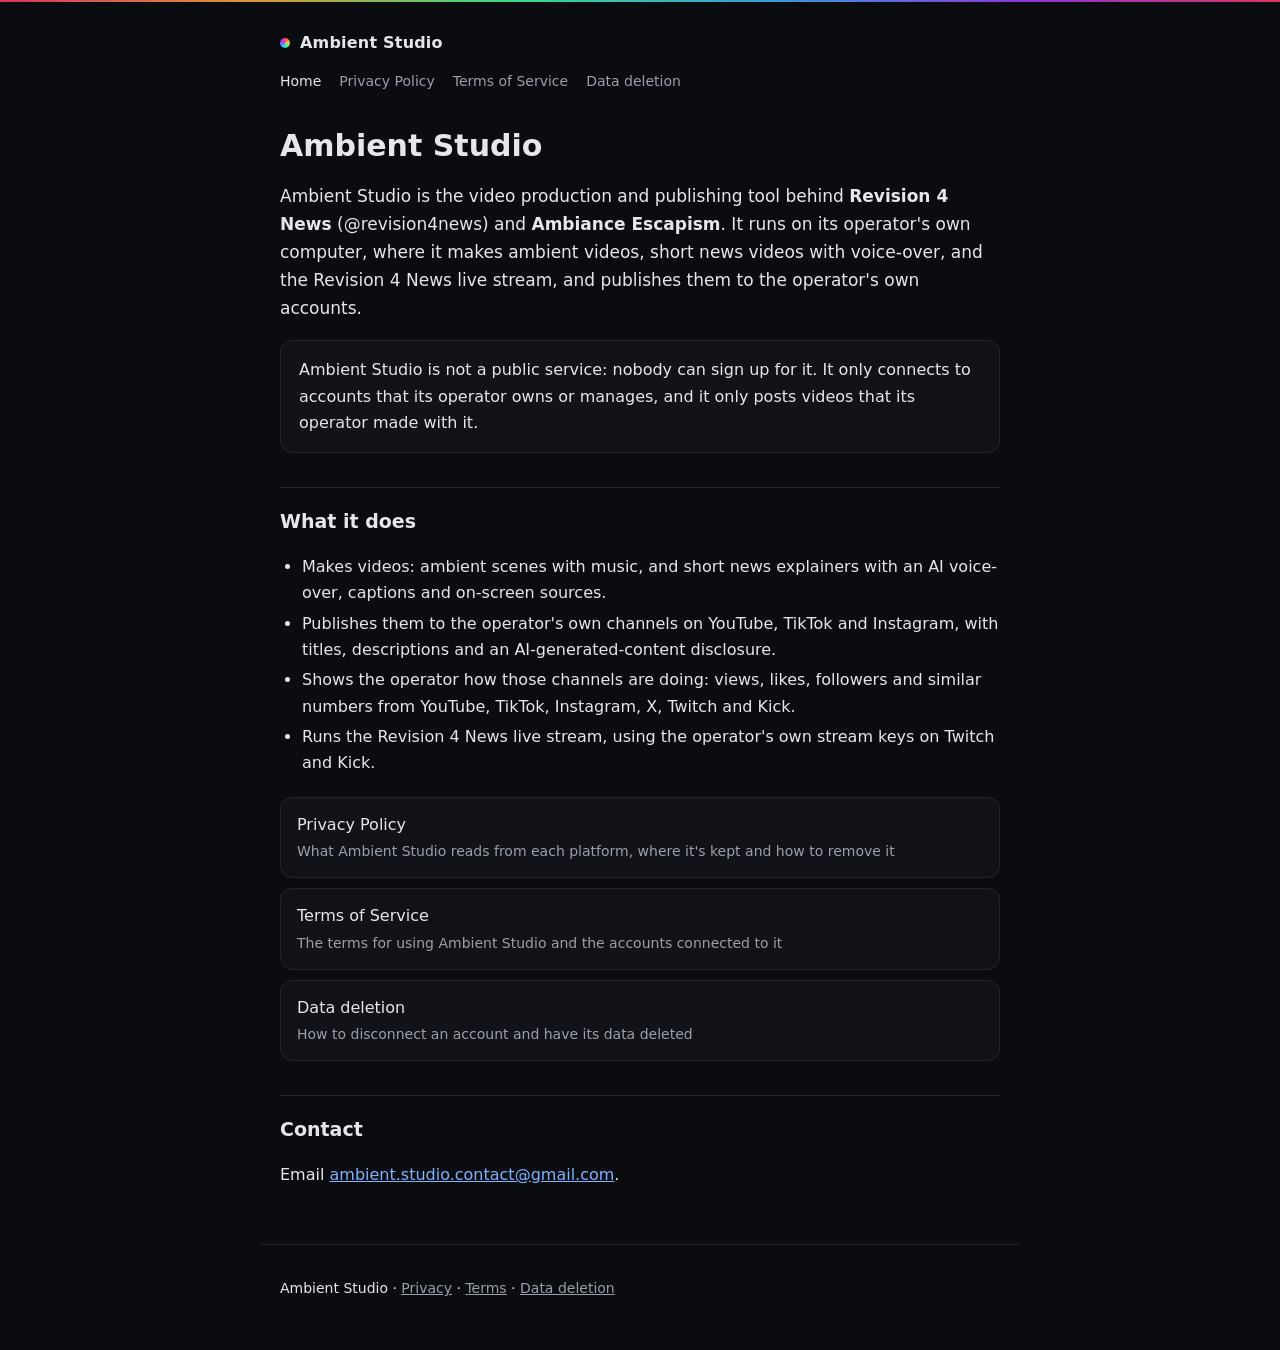
<file: index.html>
<!DOCTYPE html>
<html lang="en">
<head>
  <meta charset="utf-8">
  <meta name="viewport" content="width=device-width, initial-scale=1">
  <title>Ambient Studio</title>
  <meta name="description" content="Ambient Studio is the video production and publishing tool behind Revision 4 News and Ambiance Escapism.">
  <link rel="stylesheet" href="style.css">
</head>
<body>
  <header>
    <a class="brand" href="./"><span class="dot"></span> Ambient Studio</a>
    <nav>
      <a href="./" aria-current="page">Home</a>
      <a href="privacy.html">Privacy Policy</a>
      <a href="terms.html">Terms of Service</a>
      <a href="data-deletion.html">Data deletion</a>
    </nav>
  </header>

  <main>
    <h1>Ambient Studio</h1>
    <p class="lead">Ambient Studio is the video production and publishing tool behind <strong>Revision 4 News</strong> (@revision4news) and <strong>Ambiance Escapism</strong>. It runs on its operator's own computer, where it makes ambient videos, short news videos with voice-over, and the Revision 4 News live stream, and publishes them to the operator's own accounts.</p>

    <div class="card">
      <p>Ambient Studio is not a public service: nobody can sign up for it. It only connects to accounts that its operator owns or manages, and it only posts videos that its operator made with it.</p>
    </div>

    <h2>What it does</h2>
    <ul>
      <li>Makes videos: ambient scenes with music, and short news explainers with an AI voice-over, captions and on-screen sources.</li>
      <li>Publishes them to the operator's own channels on YouTube, TikTok and Instagram, with titles, descriptions and an AI-generated-content disclosure.</li>
      <li>Shows the operator how those channels are doing: views, likes, followers and similar numbers from YouTube, TikTok, Instagram, X, Twitch and Kick.</li>
      <li>Runs the Revision 4 News live stream, using the operator's own stream keys on Twitch and Kick.</li>
    </ul>

    <div class="links">
      <a href="privacy.html">Privacy Policy<span>What Ambient Studio reads from each platform, where it's kept and how to remove it</span></a>
      <a href="terms.html">Terms of Service<span>The terms for using Ambient Studio and the accounts connected to it</span></a>
      <a href="data-deletion.html">Data deletion<span>How to disconnect an account and have its data deleted</span></a>
    </div>

    <h2>Contact</h2>
    <p>Email <a href="mailto:ambient.studio.contact@gmail.com">ambient.studio.contact@gmail.com</a>.</p>
  </main>

  <footer>
    <p>Ambient Studio · <a href="privacy.html">Privacy</a> · <a href="terms.html">Terms</a> · <a href="data-deletion.html">Data deletion</a></p>
  </footer>
</body>
</html>
</file>
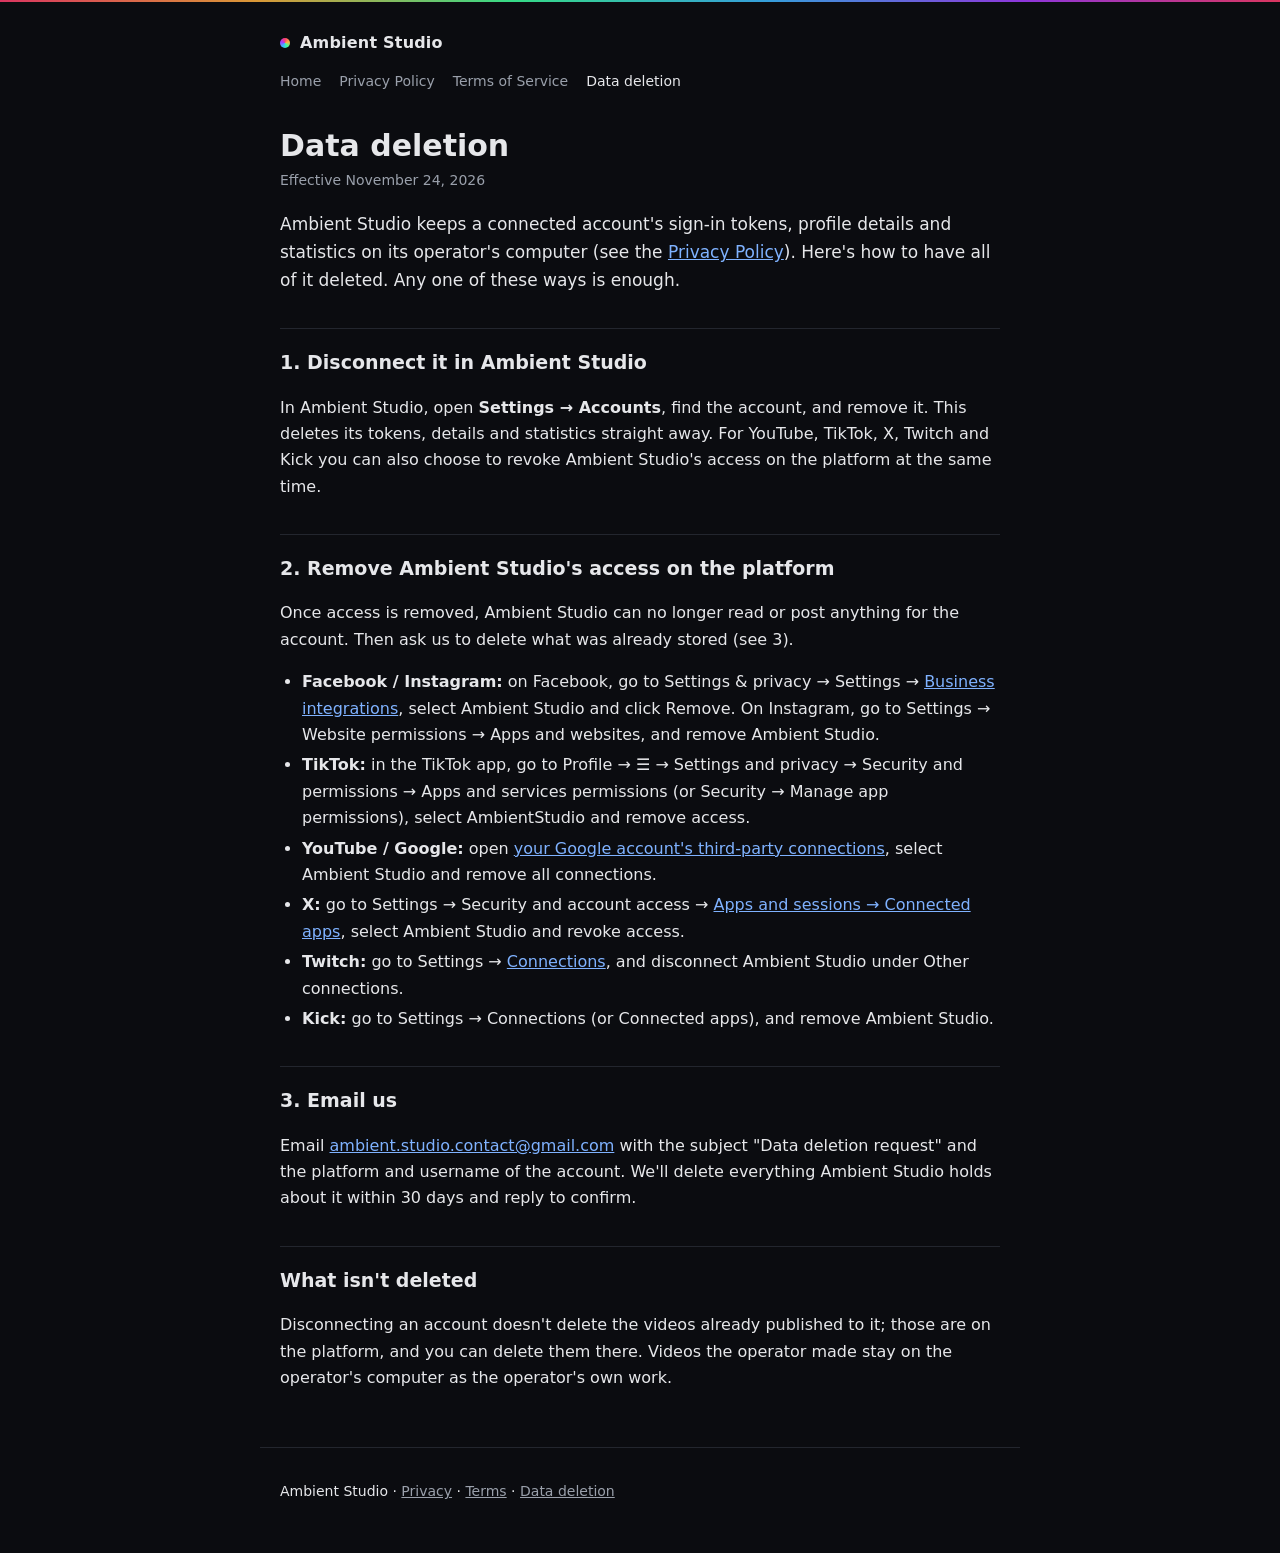
<file: data-deletion.html>
<!DOCTYPE html>
<html lang="en">
<head>
  <meta charset="utf-8">
  <meta name="viewport" content="width=device-width, initial-scale=1">
  <title>Data deletion · Ambient Studio</title>
  <meta name="description" content="How to disconnect an account from Ambient Studio and have its data deleted.">
  <link rel="stylesheet" href="style.css">
</head>
<body>
  <header>
    <a class="brand" href="./"><span class="dot"></span> Ambient Studio</a>
    <nav>
      <a href="./">Home</a>
      <a href="privacy.html">Privacy Policy</a>
      <a href="terms.html">Terms of Service</a>
      <a href="data-deletion.html" aria-current="page">Data deletion</a>
    </nav>
  </header>

  <main>
    <h1>Data deletion</h1>
    <p class="meta">Effective November 24, 2026</p>

    <p class="lead">Ambient Studio keeps a connected account's sign-in tokens, profile details and statistics on its operator's computer (see the <a href="privacy.html">Privacy Policy</a>). Here's how to have all of it deleted. Any one of these ways is enough.</p>

    <h2>1. Disconnect it in Ambient Studio</h2>
    <p>In Ambient Studio, open <strong>Settings → Accounts</strong>, find the account, and remove it. This deletes its tokens, details and statistics straight away. For YouTube, TikTok, X, Twitch and Kick you can also choose to revoke Ambient Studio's access on the platform at the same time.</p>

    <h2>2. Remove Ambient Studio's access on the platform</h2>
    <p>Once access is removed, Ambient Studio can no longer read or post anything for the account. Then ask us to delete what was already stored (see 3).</p>
    <ul>
      <li><strong>Facebook / Instagram:</strong> on Facebook, go to Settings &amp; privacy → Settings → <a href="https://www.facebook.com/settings?tab=business_tools">Business integrations</a>, select Ambient Studio and click Remove. On Instagram, go to Settings → Website permissions → Apps and websites, and remove Ambient Studio.</li>
      <li><strong>TikTok:</strong> in the TikTok app, go to Profile → ☰ → Settings and privacy → Security and permissions → Apps and services permissions (or Security → Manage app permissions), select AmbientStudio and remove access.</li>
      <li><strong>YouTube / Google:</strong> open <a href="https://myaccount.google.com/connections">your Google account's third-party connections</a>, select Ambient Studio and remove all connections.</li>
      <li><strong>X:</strong> go to Settings → Security and account access → <a href="https://x.com/settings/connected_apps">Apps and sessions → Connected apps</a>, select Ambient Studio and revoke access.</li>
      <li><strong>Twitch:</strong> go to Settings → <a href="https://www.twitch.tv/settings/connections">Connections</a>, and disconnect Ambient Studio under Other connections.</li>
      <li><strong>Kick:</strong> go to Settings → Connections (or Connected apps), and remove Ambient Studio.</li>
    </ul>

    <h2>3. Email us</h2>
    <p>Email <a href="mailto:ambient.studio.contact@gmail.com?subject=Data%20deletion%20request">ambient.studio.contact@gmail.com</a> with the subject "Data deletion request" and the platform and username of the account. We'll delete everything Ambient Studio holds about it within 30 days and reply to confirm.</p>

    <h2>What isn't deleted</h2>
    <p>Disconnecting an account doesn't delete the videos already published to it; those are on the platform, and you can delete them there. Videos the operator made stay on the operator's computer as the operator's own work.</p>
  </main>

  <footer>
    <p>Ambient Studio · <a href="privacy.html">Privacy</a> · <a href="terms.html">Terms</a> · <a href="data-deletion.html">Data deletion</a></p>
  </footer>
</body>
</html>
</file>
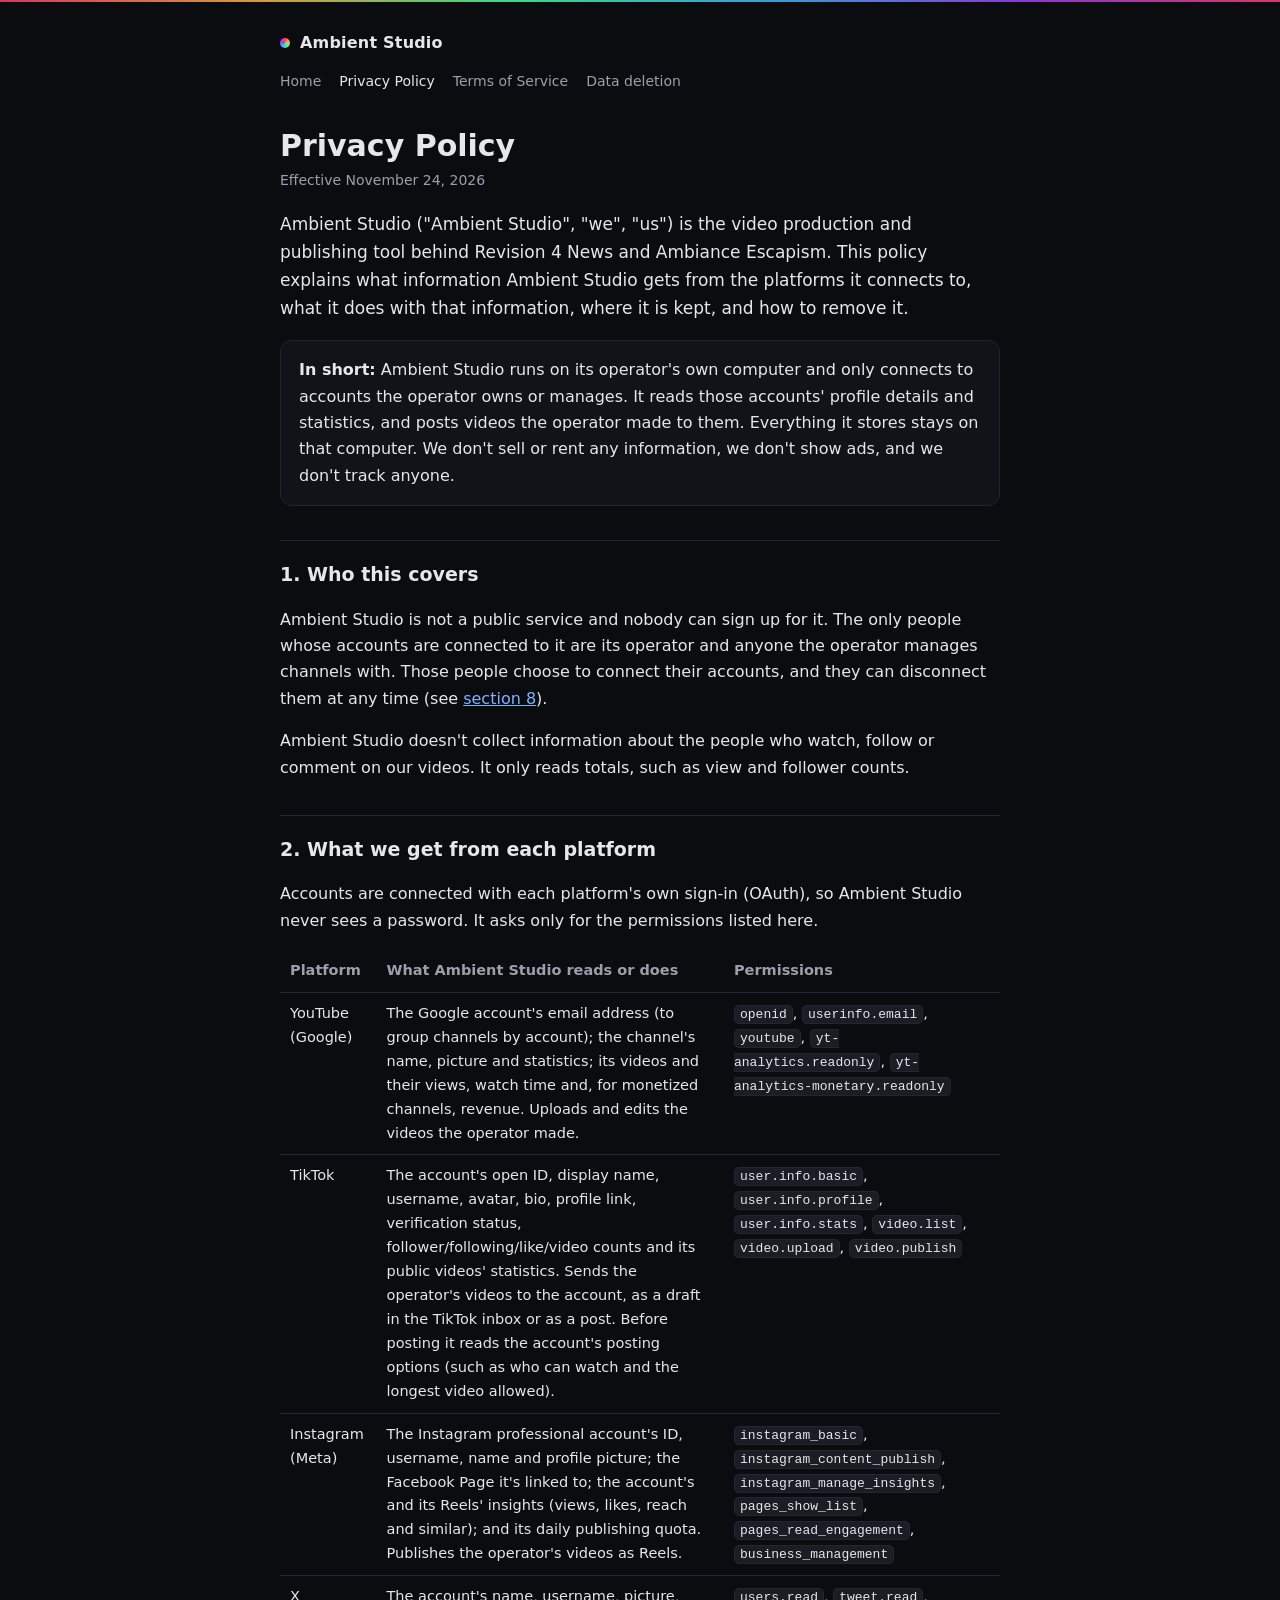
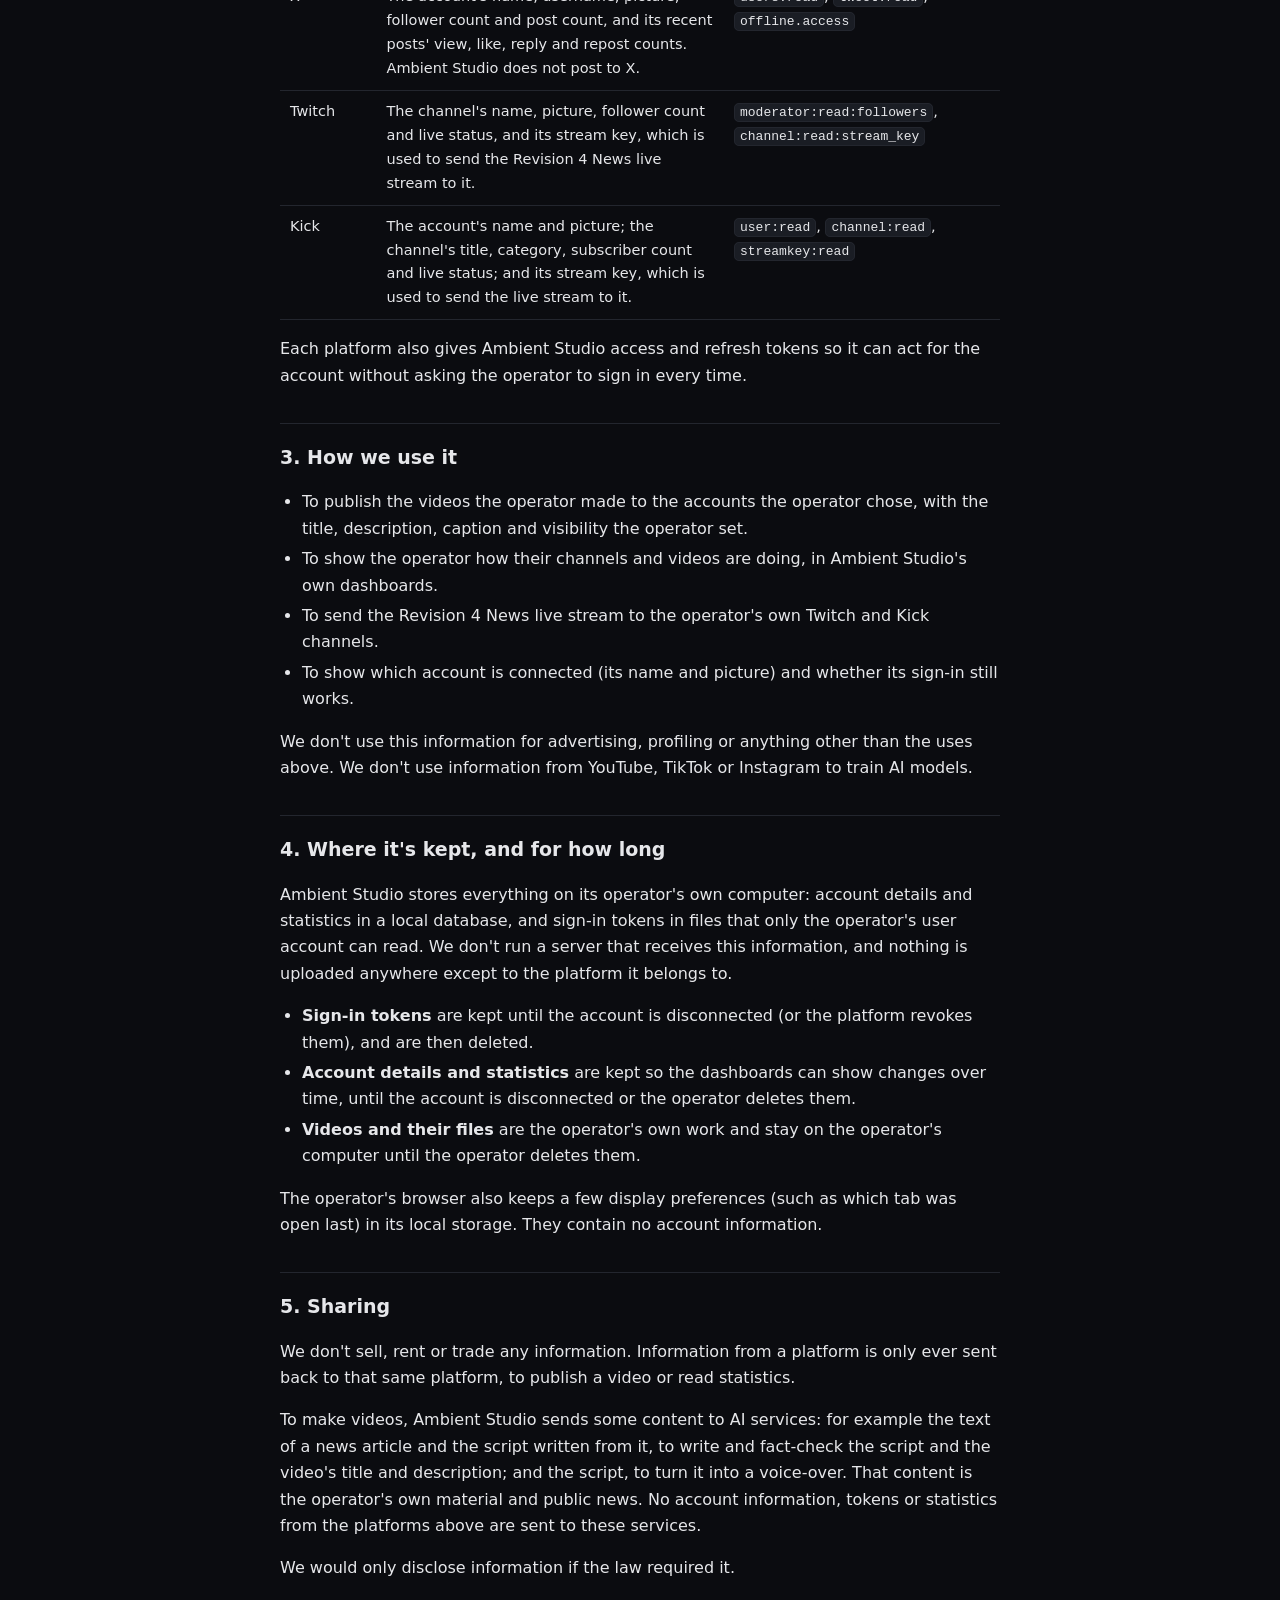
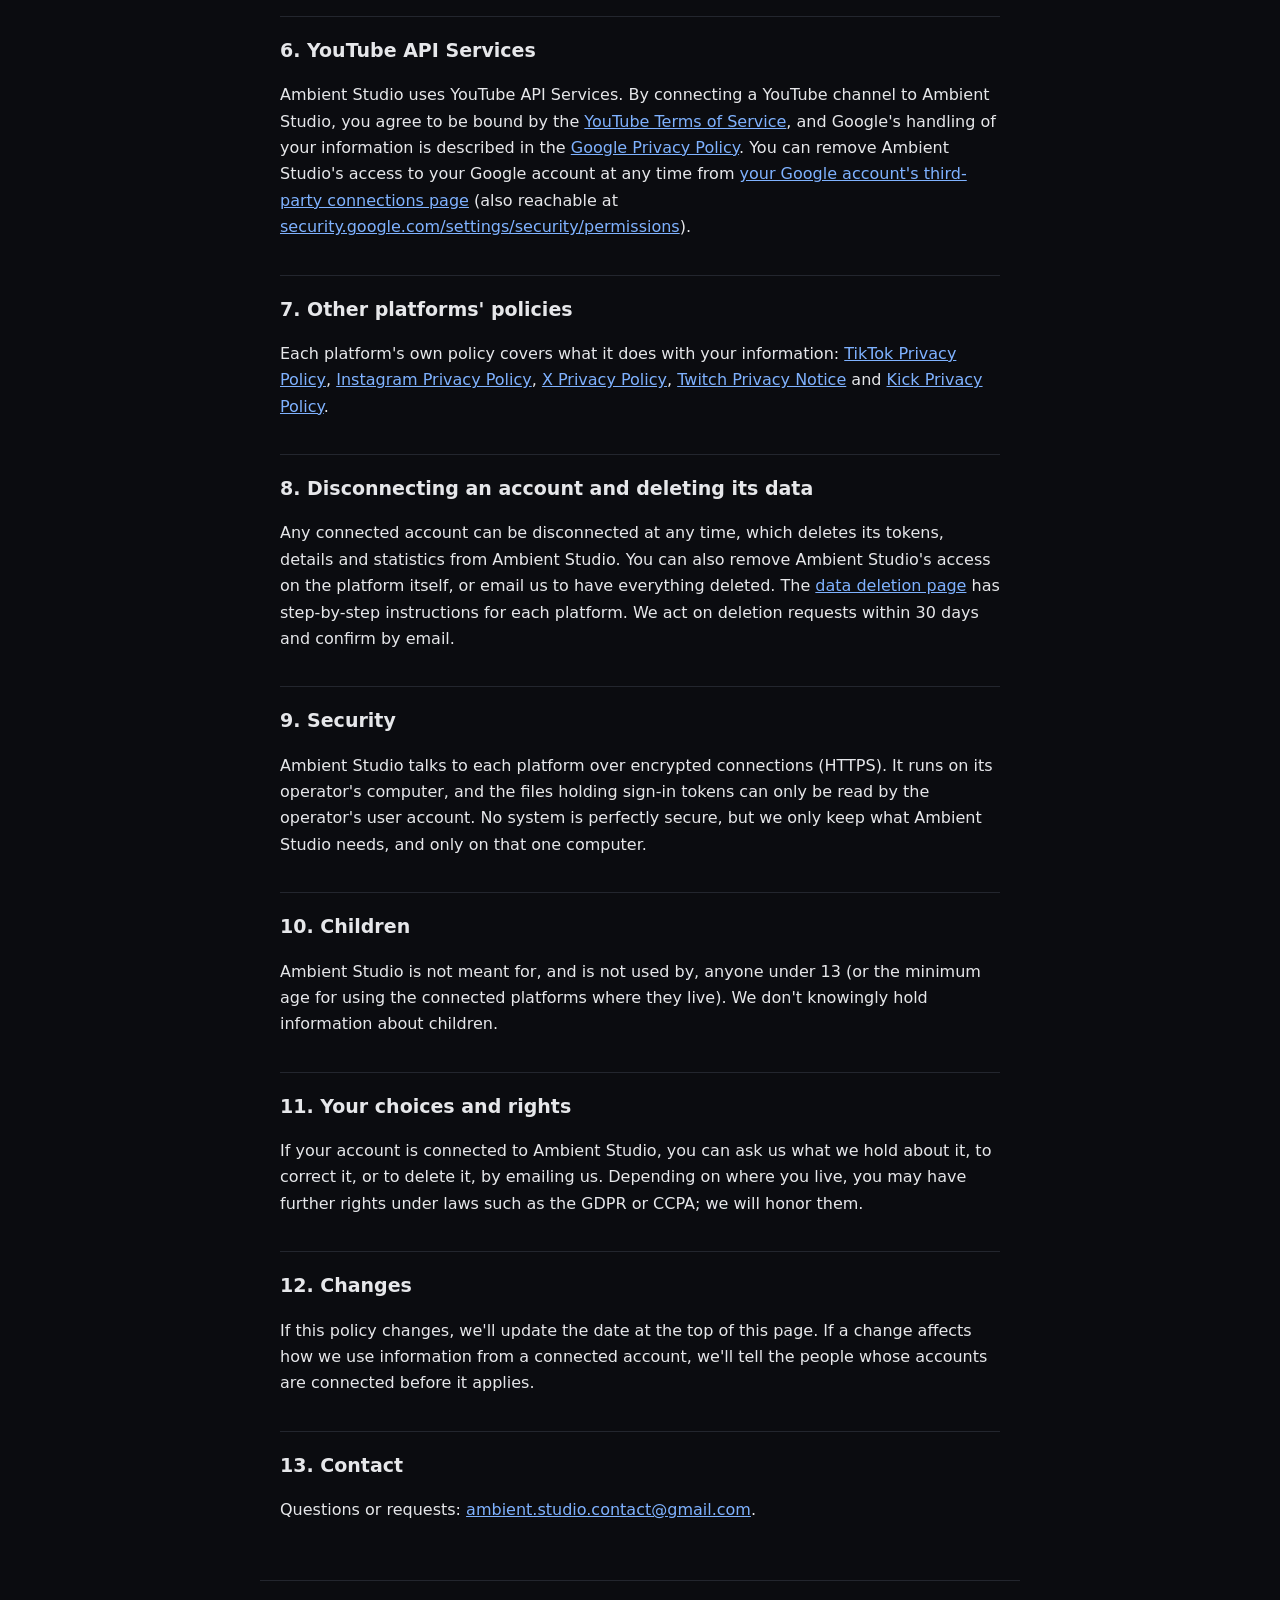
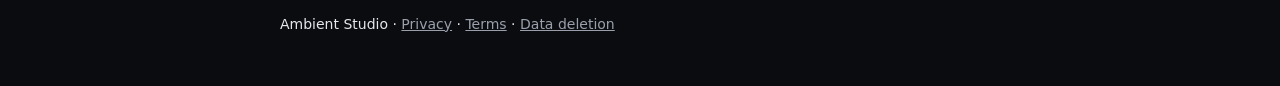
<file: privacy.html>
<!DOCTYPE html>
<html lang="en">
<head>
  <meta charset="utf-8">
  <meta name="viewport" content="width=device-width, initial-scale=1">
  <title>Privacy Policy · Ambient Studio</title>
  <meta name="description" content="What Ambient Studio reads from YouTube, TikTok, Instagram, X, Twitch and Kick, where it is kept, and how to remove it.">
  <link rel="stylesheet" href="style.css">
</head>
<body>
  <header>
    <a class="brand" href="./"><span class="dot"></span> Ambient Studio</a>
    <nav>
      <a href="./">Home</a>
      <a href="privacy.html" aria-current="page">Privacy Policy</a>
      <a href="terms.html">Terms of Service</a>
      <a href="data-deletion.html">Data deletion</a>
    </nav>
  </header>

  <main>
    <h1>Privacy Policy</h1>
    <p class="meta">Effective November 24, 2026</p>

    <p class="lead">Ambient Studio ("Ambient Studio", "we", "us") is the video production and publishing tool behind Revision 4 News and Ambiance Escapism. This policy explains what information Ambient Studio gets from the platforms it connects to, what it does with that information, where it is kept, and how to remove it.</p>

    <div class="card">
      <p><strong>In short:</strong> Ambient Studio runs on its operator's own computer and only connects to accounts the operator owns or manages. It reads those accounts' profile details and statistics, and posts videos the operator made to them. Everything it stores stays on that computer. We don't sell or rent any information, we don't show ads, and we don't track anyone.</p>
    </div>

    <h2>1. Who this covers</h2>
    <p>Ambient Studio is not a public service and nobody can sign up for it. The only people whose accounts are connected to it are its operator and anyone the operator manages channels with. Those people choose to connect their accounts, and they can disconnect them at any time (see <a href="#deletion">section 8</a>).</p>
    <p>Ambient Studio doesn't collect information about the people who watch, follow or comment on our videos. It only reads totals, such as view and follower counts.</p>

    <h2>2. What we get from each platform</h2>
    <p>Accounts are connected with each platform's own sign-in (OAuth), so Ambient Studio never sees a password. It asks only for the permissions listed here.</p>
    <table>
      <thead><tr><th>Platform</th><th>What Ambient Studio reads or does</th><th>Permissions</th></tr></thead>
      <tbody>
        <tr>
          <td>YouTube (Google)</td>
          <td>The Google account's email address (to group channels by account); the channel's name, picture and statistics; its videos and their views, watch time and, for monetized channels, revenue. Uploads and edits the videos the operator made.</td>
          <td><code>openid</code>, <code>userinfo.email</code>, <code>youtube</code>, <code>yt-analytics.readonly</code>, <code>yt-analytics-monetary.readonly</code></td>
        </tr>
        <tr>
          <td>TikTok</td>
          <td>The account's open ID, display name, username, avatar, bio, profile link, verification status, follower/following/like/video counts and its public videos' statistics. Sends the operator's videos to the account, as a draft in the TikTok inbox or as a post. Before posting it reads the account's posting options (such as who can watch and the longest video allowed).</td>
          <td><code>user.info.basic</code>, <code>user.info.profile</code>, <code>user.info.stats</code>, <code>video.list</code>, <code>video.upload</code>, <code>video.publish</code></td>
        </tr>
        <tr>
          <td>Instagram (Meta)</td>
          <td>The Instagram professional account's ID, username, name and profile picture; the Facebook Page it's linked to; the account's and its Reels' insights (views, likes, reach and similar); and its daily publishing quota. Publishes the operator's videos as Reels.</td>
          <td><code>instagram_basic</code>, <code>instagram_content_publish</code>, <code>instagram_manage_insights</code>, <code>pages_show_list</code>, <code>pages_read_engagement</code>, <code>business_management</code></td>
        </tr>
        <tr>
          <td>X</td>
          <td>The account's name, username, picture, follower count and post count, and its recent posts' view, like, reply and repost counts. Ambient Studio does not post to X.</td>
          <td><code>users.read</code>, <code>tweet.read</code>, <code>offline.access</code></td>
        </tr>
        <tr>
          <td>Twitch</td>
          <td>The channel's name, picture, follower count and live status, and its stream key, which is used to send the Revision 4 News live stream to it.</td>
          <td><code>moderator:read:followers</code>, <code>channel:read:stream_key</code></td>
        </tr>
        <tr>
          <td>Kick</td>
          <td>The account's name and picture; the channel's title, category, subscriber count and live status; and its stream key, which is used to send the live stream to it.</td>
          <td><code>user:read</code>, <code>channel:read</code>, <code>streamkey:read</code></td>
        </tr>
      </tbody>
    </table>
    <p>Each platform also gives Ambient Studio access and refresh tokens so it can act for the account without asking the operator to sign in every time.</p>

    <h2>3. How we use it</h2>
    <ul>
      <li>To publish the videos the operator made to the accounts the operator chose, with the title, description, caption and visibility the operator set.</li>
      <li>To show the operator how their channels and videos are doing, in Ambient Studio's own dashboards.</li>
      <li>To send the Revision 4 News live stream to the operator's own Twitch and Kick channels.</li>
      <li>To show which account is connected (its name and picture) and whether its sign-in still works.</li>
    </ul>
    <p>We don't use this information for advertising, profiling or anything other than the uses above. We don't use information from YouTube, TikTok or Instagram to train AI models.</p>

    <h2>4. Where it's kept, and for how long</h2>
    <p>Ambient Studio stores everything on its operator's own computer: account details and statistics in a local database, and sign-in tokens in files that only the operator's user account can read. We don't run a server that receives this information, and nothing is uploaded anywhere except to the platform it belongs to.</p>
    <ul>
      <li><strong>Sign-in tokens</strong> are kept until the account is disconnected (or the platform revokes them), and are then deleted.</li>
      <li><strong>Account details and statistics</strong> are kept so the dashboards can show changes over time, until the account is disconnected or the operator deletes them.</li>
      <li><strong>Videos and their files</strong> are the operator's own work and stay on the operator's computer until the operator deletes them.</li>
    </ul>
    <p>The operator's browser also keeps a few display preferences (such as which tab was open last) in its local storage. They contain no account information.</p>

    <h2>5. Sharing</h2>
    <p>We don't sell, rent or trade any information. Information from a platform is only ever sent back to that same platform, to publish a video or read statistics.</p>
    <p>To make videos, Ambient Studio sends some content to AI services: for example the text of a news article and the script written from it, to write and fact-check the script and the video's title and description; and the script, to turn it into a voice-over. That content is the operator's own material and public news. No account information, tokens or statistics from the platforms above are sent to these services.</p>
    <p>We would only disclose information if the law required it.</p>

    <h2>6. YouTube API Services</h2>
    <p>Ambient Studio uses YouTube API Services. By connecting a YouTube channel to Ambient Studio, you agree to be bound by the <a href="https://www.youtube.com/t/terms">YouTube Terms of Service</a>, and Google's handling of your information is described in the <a href="https://policies.google.com/privacy">Google Privacy Policy</a>. You can remove Ambient Studio's access to your Google account at any time from <a href="https://myaccount.google.com/connections">your Google account's third-party connections page</a> (also reachable at <a href="https://security.google.com/settings/security/permissions">security.google.com/settings/security/permissions</a>).</p>

    <h2>7. Other platforms' policies</h2>
    <p>Each platform's own policy covers what it does with your information: <a href="https://www.tiktok.com/legal/page/global/privacy-policy/en">TikTok Privacy Policy</a>, <a href="https://privacycenter.instagram.com/policy">Instagram Privacy Policy</a>, <a href="https://x.com/en/privacy">X Privacy Policy</a>, <a href="https://www.twitch.tv/p/legal/privacy-notice/">Twitch Privacy Notice</a> and <a href="https://kick.com/privacy-policy">Kick Privacy Policy</a>.</p>

    <h2 id="deletion">8. Disconnecting an account and deleting its data</h2>
    <p>Any connected account can be disconnected at any time, which deletes its tokens, details and statistics from Ambient Studio. You can also remove Ambient Studio's access on the platform itself, or email us to have everything deleted. The <a href="data-deletion.html">data deletion page</a> has step-by-step instructions for each platform. We act on deletion requests within 30 days and confirm by email.</p>

    <h2>9. Security</h2>
    <p>Ambient Studio talks to each platform over encrypted connections (HTTPS). It runs on its operator's computer, and the files holding sign-in tokens can only be read by the operator's user account. No system is perfectly secure, but we only keep what Ambient Studio needs, and only on that one computer.</p>

    <h2>10. Children</h2>
    <p>Ambient Studio is not meant for, and is not used by, anyone under 13 (or the minimum age for using the connected platforms where they live). We don't knowingly hold information about children.</p>

    <h2>11. Your choices and rights</h2>
    <p>If your account is connected to Ambient Studio, you can ask us what we hold about it, to correct it, or to delete it, by emailing us. Depending on where you live, you may have further rights under laws such as the GDPR or CCPA; we will honor them.</p>

    <h2>12. Changes</h2>
    <p>If this policy changes, we'll update the date at the top of this page. If a change affects how we use information from a connected account, we'll tell the people whose accounts are connected before it applies.</p>

    <h2>13. Contact</h2>
    <p>Questions or requests: <a href="mailto:ambient.studio.contact@gmail.com">ambient.studio.contact@gmail.com</a>.</p>
  </main>

  <footer>
    <p>Ambient Studio · <a href="privacy.html">Privacy</a> · <a href="terms.html">Terms</a> · <a href="data-deletion.html">Data deletion</a></p>
  </footer>
</body>
</html>
</file>
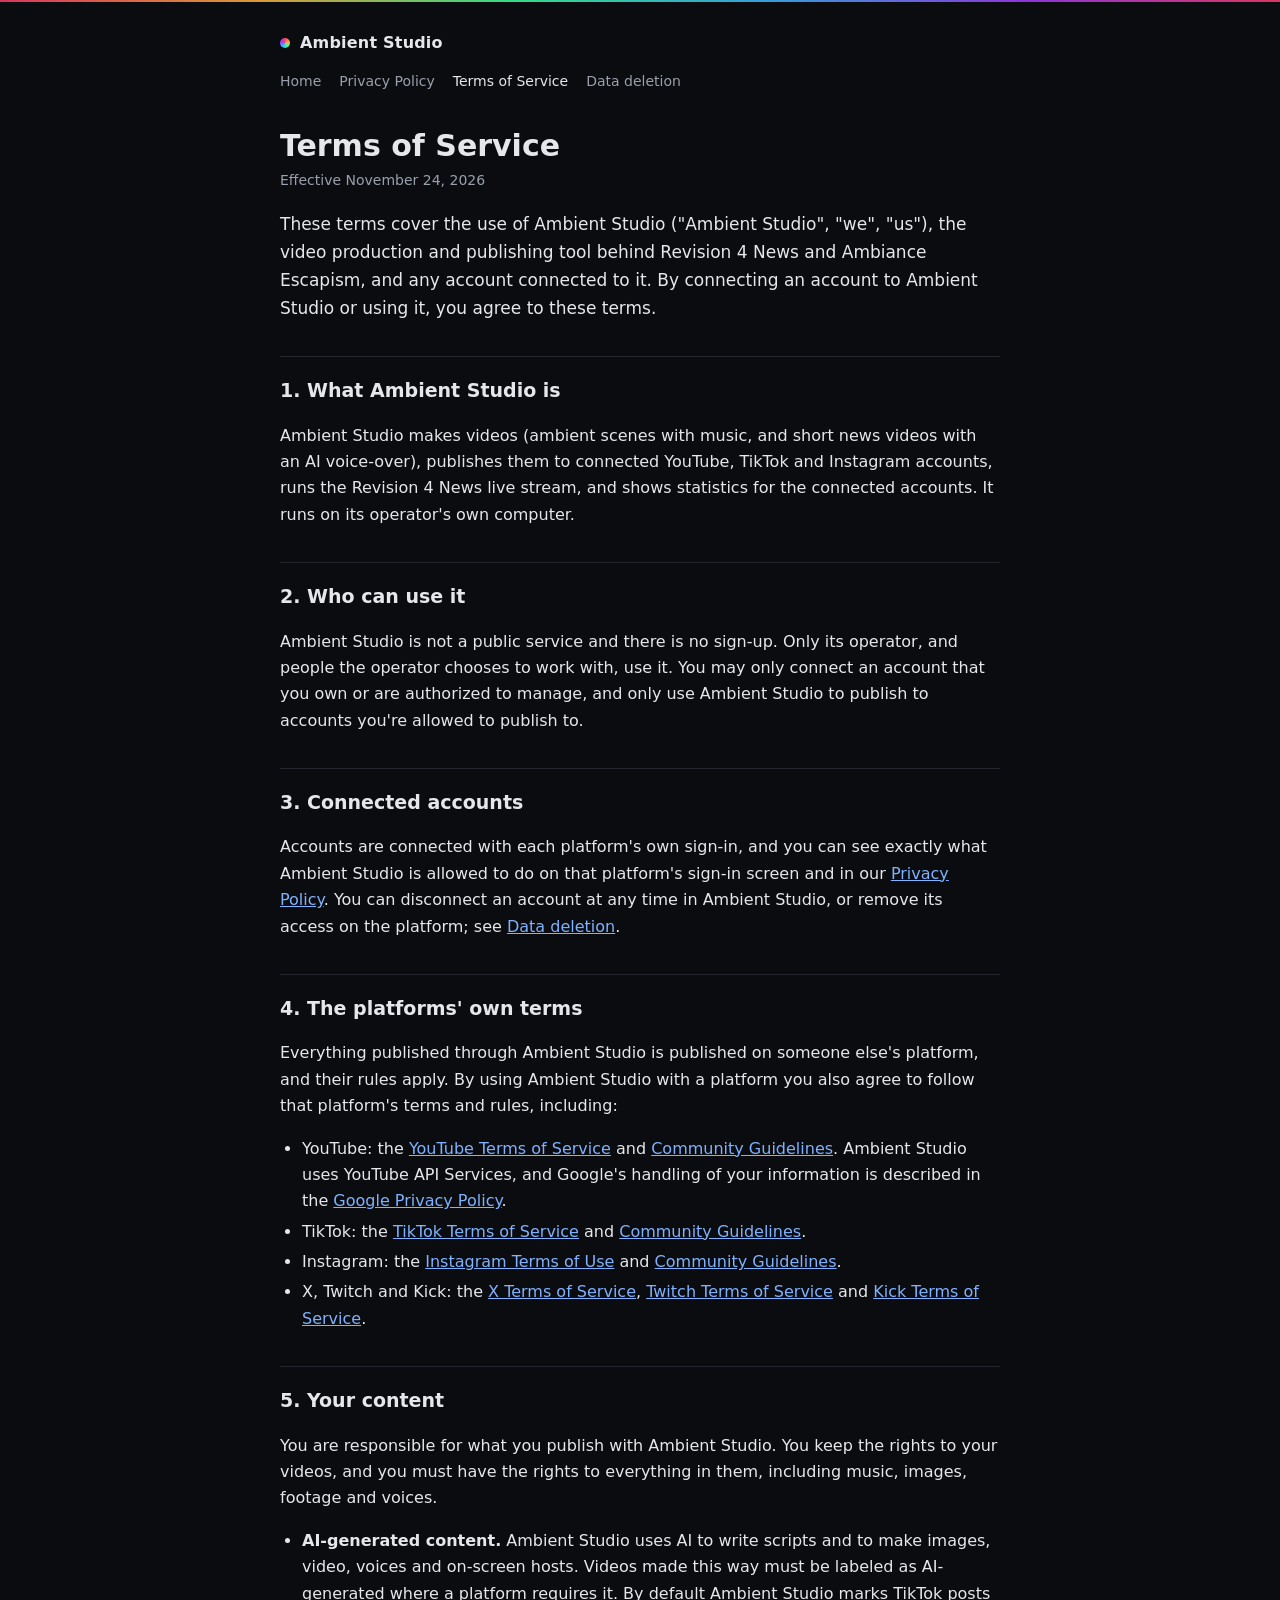
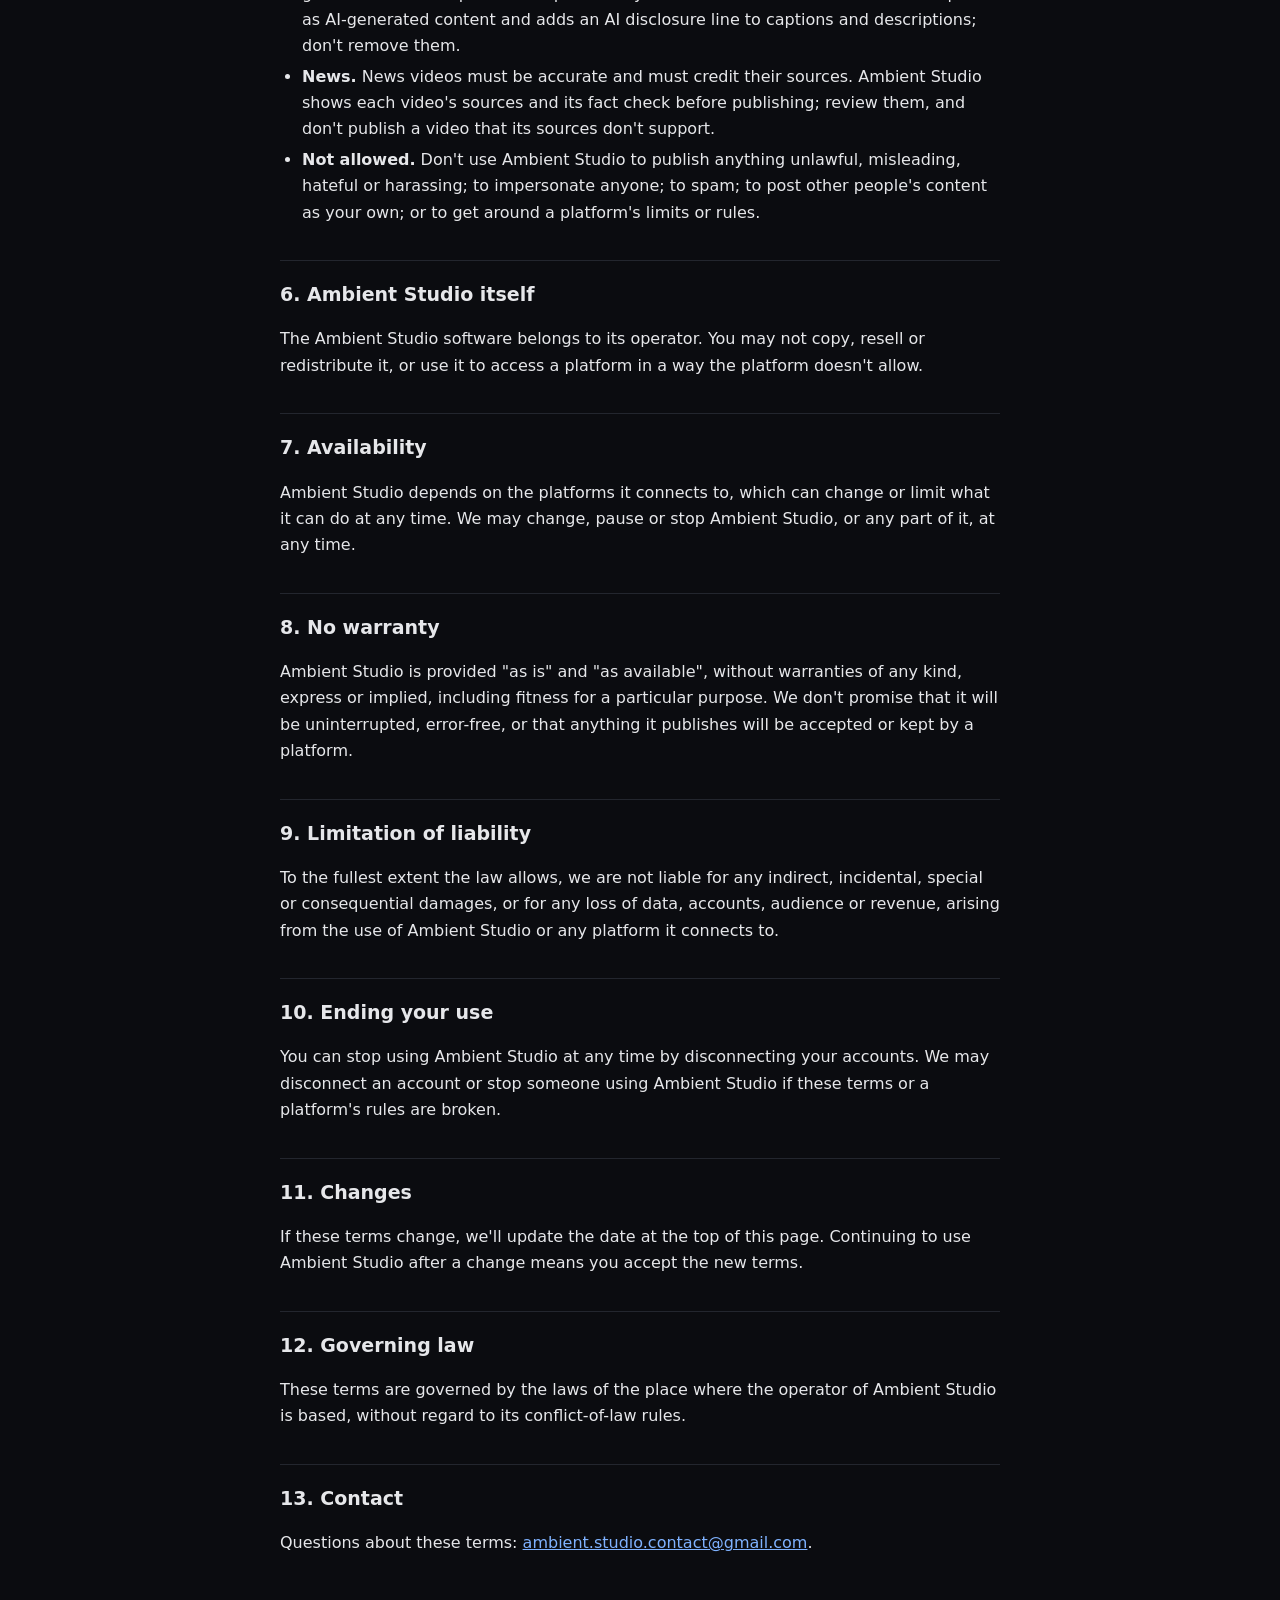
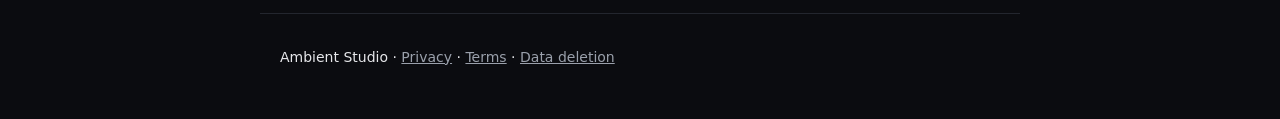
<file: terms.html>
<!DOCTYPE html>
<html lang="en">
<head>
  <meta charset="utf-8">
  <meta name="viewport" content="width=device-width, initial-scale=1">
  <title>Terms of Service · Ambient Studio</title>
  <meta name="description" content="The terms for using Ambient Studio and the accounts connected to it.">
  <link rel="stylesheet" href="style.css">
</head>
<body>
  <header>
    <a class="brand" href="./"><span class="dot"></span> Ambient Studio</a>
    <nav>
      <a href="./">Home</a>
      <a href="privacy.html">Privacy Policy</a>
      <a href="terms.html" aria-current="page">Terms of Service</a>
      <a href="data-deletion.html">Data deletion</a>
    </nav>
  </header>

  <main>
    <h1>Terms of Service</h1>
    <p class="meta">Effective November 24, 2026</p>

    <p class="lead">These terms cover the use of Ambient Studio ("Ambient Studio", "we", "us"), the video production and publishing tool behind Revision 4 News and Ambiance Escapism, and any account connected to it. By connecting an account to Ambient Studio or using it, you agree to these terms.</p>

    <h2>1. What Ambient Studio is</h2>
    <p>Ambient Studio makes videos (ambient scenes with music, and short news videos with an AI voice-over), publishes them to connected YouTube, TikTok and Instagram accounts, runs the Revision 4 News live stream, and shows statistics for the connected accounts. It runs on its operator's own computer.</p>

    <h2>2. Who can use it</h2>
    <p>Ambient Studio is not a public service and there is no sign-up. Only its operator, and people the operator chooses to work with, use it. You may only connect an account that you own or are authorized to manage, and only use Ambient Studio to publish to accounts you're allowed to publish to.</p>

    <h2>3. Connected accounts</h2>
    <p>Accounts are connected with each platform's own sign-in, and you can see exactly what Ambient Studio is allowed to do on that platform's sign-in screen and in our <a href="privacy.html">Privacy Policy</a>. You can disconnect an account at any time in Ambient Studio, or remove its access on the platform; see <a href="data-deletion.html">Data deletion</a>.</p>

    <h2>4. The platforms' own terms</h2>
    <p>Everything published through Ambient Studio is published on someone else's platform, and their rules apply. By using Ambient Studio with a platform you also agree to follow that platform's terms and rules, including:</p>
    <ul>
      <li>YouTube: the <a href="https://www.youtube.com/t/terms">YouTube Terms of Service</a> and <a href="https://www.youtube.com/howyoutubeworks/policies/community-guidelines/">Community Guidelines</a>. Ambient Studio uses YouTube API Services, and Google's handling of your information is described in the <a href="https://policies.google.com/privacy">Google Privacy Policy</a>.</li>
      <li>TikTok: the <a href="https://www.tiktok.com/legal/page/global/terms-of-service/en">TikTok Terms of Service</a> and <a href="https://www.tiktok.com/community-guidelines">Community Guidelines</a>.</li>
      <li>Instagram: the <a href="https://help.instagram.com/581066165581870">Instagram Terms of Use</a> and <a href="https://help.instagram.com/477434105621119">Community Guidelines</a>.</li>
      <li>X, Twitch and Kick: the <a href="https://x.com/en/tos">X Terms of Service</a>, <a href="https://www.twitch.tv/p/legal/terms-of-service/">Twitch Terms of Service</a> and <a href="https://kick.com/terms-of-service">Kick Terms of Service</a>.</li>
    </ul>

    <h2>5. Your content</h2>
    <p>You are responsible for what you publish with Ambient Studio. You keep the rights to your videos, and you must have the rights to everything in them, including music, images, footage and voices.</p>
    <ul>
      <li><strong>AI-generated content.</strong> Ambient Studio uses AI to write scripts and to make images, video, voices and on-screen hosts. Videos made this way must be labeled as AI-generated where a platform requires it. By default Ambient Studio marks TikTok posts as AI-generated content and adds an AI disclosure line to captions and descriptions; don't remove them.</li>
      <li><strong>News.</strong> News videos must be accurate and must credit their sources. Ambient Studio shows each video's sources and its fact check before publishing; review them, and don't publish a video that its sources don't support.</li>
      <li><strong>Not allowed.</strong> Don't use Ambient Studio to publish anything unlawful, misleading, hateful or harassing; to impersonate anyone; to spam; to post other people's content as your own; or to get around a platform's limits or rules.</li>
    </ul>

    <h2>6. Ambient Studio itself</h2>
    <p>The Ambient Studio software belongs to its operator. You may not copy, resell or redistribute it, or use it to access a platform in a way the platform doesn't allow.</p>

    <h2>7. Availability</h2>
    <p>Ambient Studio depends on the platforms it connects to, which can change or limit what it can do at any time. We may change, pause or stop Ambient Studio, or any part of it, at any time.</p>

    <h2>8. No warranty</h2>
    <p>Ambient Studio is provided "as is" and "as available", without warranties of any kind, express or implied, including fitness for a particular purpose. We don't promise that it will be uninterrupted, error-free, or that anything it publishes will be accepted or kept by a platform.</p>

    <h2>9. Limitation of liability</h2>
    <p>To the fullest extent the law allows, we are not liable for any indirect, incidental, special or consequential damages, or for any loss of data, accounts, audience or revenue, arising from the use of Ambient Studio or any platform it connects to.</p>

    <h2>10. Ending your use</h2>
    <p>You can stop using Ambient Studio at any time by disconnecting your accounts. We may disconnect an account or stop someone using Ambient Studio if these terms or a platform's rules are broken.</p>

    <h2>11. Changes</h2>
    <p>If these terms change, we'll update the date at the top of this page. Continuing to use Ambient Studio after a change means you accept the new terms.</p>

    <h2>12. Governing law</h2>
    <p>These terms are governed by the laws of the place where the operator of Ambient Studio is based, without regard to its conflict-of-law rules.</p>

    <h2>13. Contact</h2>
    <p>Questions about these terms: <a href="mailto:ambient.studio.contact@gmail.com">ambient.studio.contact@gmail.com</a>.</p>
  </main>

  <footer>
    <p>Ambient Studio · <a href="privacy.html">Privacy</a> · <a href="terms.html">Terms</a> · <a href="data-deletion.html">Data deletion</a></p>
  </footer>
</body>
</html>
</file>
<file: style.css>
:root {
  color-scheme: dark;
  --bg: #0b0c10;
  --panel: #111318;
  --line: #23262e;
  --text: #e6e7ea;
  --muted: #9aa0ab;
  --link: #7fb2ff;
}

* { box-sizing: border-box; }

html { -webkit-text-size-adjust: 100%; }

body {
  margin: 0;
  background: var(--bg);
  color: var(--text);
  font: 16px/1.65 system-ui, -apple-system, "Segoe UI", Roboto, Ubuntu, sans-serif;
}

/* the thin RGB line across the top */
body::before {
  content: "";
  display: block;
  height: 2px;
  background: linear-gradient(90deg, #ff3d6e, #ffb13d, #3dff9b, #3db8ff, #a53dff, #ff3d6e);
  opacity: 0.85;
}

header, main, footer { max-width: 760px; margin: 0 auto; padding: 0 20px; }

header { padding-top: 28px; padding-bottom: 8px; }

.brand { display: flex; align-items: center; gap: 10px; color: var(--text); text-decoration: none; font-weight: 650; letter-spacing: 0.2px; }
.brand .dot { width: 10px; height: 10px; border-radius: 50%; background: conic-gradient(#ff3d6e, #ffb13d, #3dff9b, #3db8ff, #a53dff, #ff3d6e); }

nav { display: flex; flex-wrap: wrap; gap: 6px 18px; margin-top: 14px; font-size: 14px; }
nav a { color: var(--muted); text-decoration: none; }
nav a:hover, nav a[aria-current="page"] { color: var(--text); }

main { padding-bottom: 40px; }

h1 { font-size: 30px; line-height: 1.25; margin: 26px 0 4px; }
h2 { font-size: 19px; margin: 34px 0 8px; padding-top: 18px; border-top: 1px solid var(--line); }
h3 { font-size: 16px; margin: 22px 0 6px; }

p, li { color: var(--text); }
.meta { color: var(--muted); font-size: 14px; margin: 0 0 18px; }
.lead { font-size: 17px; }

a { color: var(--link); }

ul { padding-left: 22px; }
li { margin: 4px 0; }

.card {
  background: var(--panel);
  border: 1px solid var(--line);
  border-radius: 12px;
  padding: 16px 18px;
  margin: 18px 0;
}
.card p:first-child { margin-top: 0; }
.card p:last-child { margin-bottom: 0; }

table { width: 100%; border-collapse: collapse; font-size: 14.5px; margin: 10px 0 4px; }
th, td { text-align: left; vertical-align: top; padding: 9px 10px; border-bottom: 1px solid var(--line); }
th { color: var(--muted); font-weight: 600; }
td code, li code, p code { font-size: 13px; }

code {
  font-family: ui-monospace, SFMono-Regular, Menlo, Consolas, monospace;
  background: #1a1d24;
  border: 1px solid var(--line);
  border-radius: 5px;
  padding: 1px 5px;
}

.links { display: grid; gap: 10px; margin: 20px 0; }
.links a {
  display: block;
  background: var(--panel);
  border: 1px solid var(--line);
  border-radius: 12px;
  padding: 14px 16px;
  color: var(--text);
  text-decoration: none;
}
.links a:hover { border-color: #3a3f4b; }
.links span { display: block; color: var(--muted); font-size: 14px; margin-top: 2px; }

footer { border-top: 1px solid var(--line); padding-top: 18px; padding-bottom: 36px; color: var(--muted); font-size: 14px; }
footer a { color: var(--muted); }

@media (max-width: 560px) {
  h1 { font-size: 25px; }
  table, thead, tbody, tr, th, td { display: block; }
  thead { display: none; }
  td { border-bottom: none; padding: 4px 0; }
  tr { border-bottom: 1px solid var(--line); padding: 10px 0; }
  td:first-child { font-weight: 600; }
}
</file>
